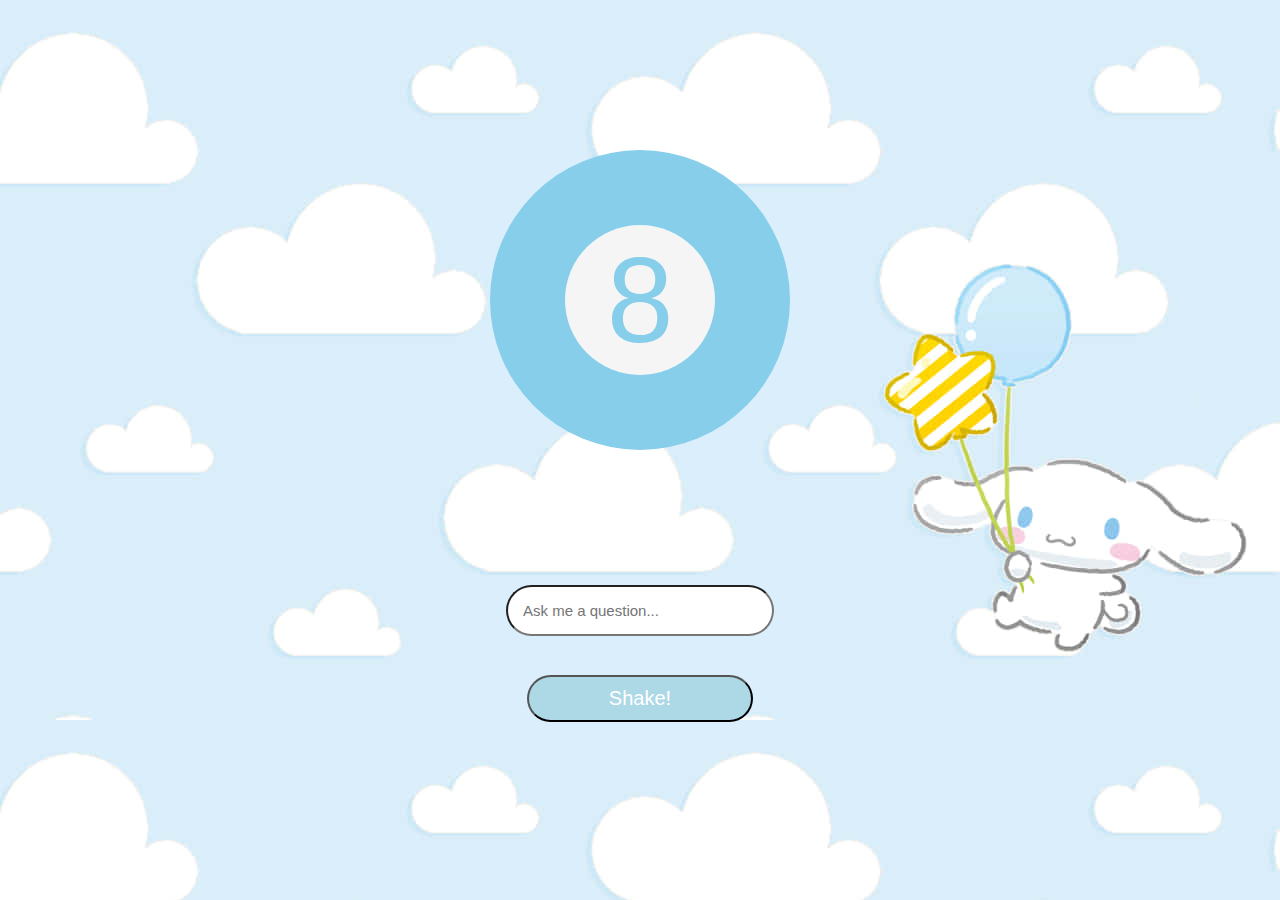
<file: index.html>
<!DOCTYPE html>

<html lang = "en">
  <head>
    <meta charset = "UTF-8">
    <meta name = "viewport" content = "width = device-width, initial-scale = 1.0">
    <meta http-equiv = "X-UA-Compatible" content = "IE=edge">
    <link href = "index.css" rel = "stylesheet" type = "text/css">
    <title>Cinnaball</title>
    <link rel = "icon" href = "brand.png"
    type = "image/x-icon">
    <script src = "index.js"></script>
  </head>
  <body>
    <audio loop autoplay>
      <source src = "01.mp3" type = "audio/mp3">
      Your browser does not support the audio element.
    </audio>
    <div class = "ball">
      <div class = "whitesurface">
        <p id = "response">8</p>
      </div>
    </div>
    <div class = "inputfield">
      <input type = "text" placeholder = "Ask me a question..." id = "clear">
      <button id = "askme" onclick="myFunction()">Shake!</button>
    </div>
  </body>
</html>
</file>
<file: index.css>
*{
    margin: 0;
    padding: 0;
    box-sizing: border-box;
    font-family: Arial, Helvetica, sans-serif;
}

body{
    display: grid;
    justify-content: center;
    align-items: center;
    height: 100vh;
    overflow: hidden;
    background-image: url("wallpaper.jpeg");
    background-repeat: no repeat;
}

.ball{
    width: 300px;
    height: 300px;
    background-color: skyblue;
    border-radius: 50%;
    display: flex;
    justify-content: center;
    align-items: center;
}

.inputfield{
    display: flex;
    justify-content: center;
}

input{
    position: absolute;
    top: 65vh;
    padding: 15px 50px 15px 15px;
    font-size: 15px;
    border-radius: 30px;
    text-align: left;
}

button{
    margin: auto;
    position: absolute;
    top: 75vh;
    padding: 10px 80px;
    font-size: 20px;
    border-radius: 30px;
    background-color: lightblue;
    color: white;
}

button:hover{
    background-color: lightsteelblue;
}

#response{
    width: 70px;
    color: skyblue;
    border-radius: 50%;
    text-align: center;
    font-size: 120px;
}

.whitesurface{
    width: 150px;
    height: 150px;
    background-color: whitesmoke;
    border-radius: 50%;
    display: flex;
    align-items: center;
    justify-content: center;
}
</file>
